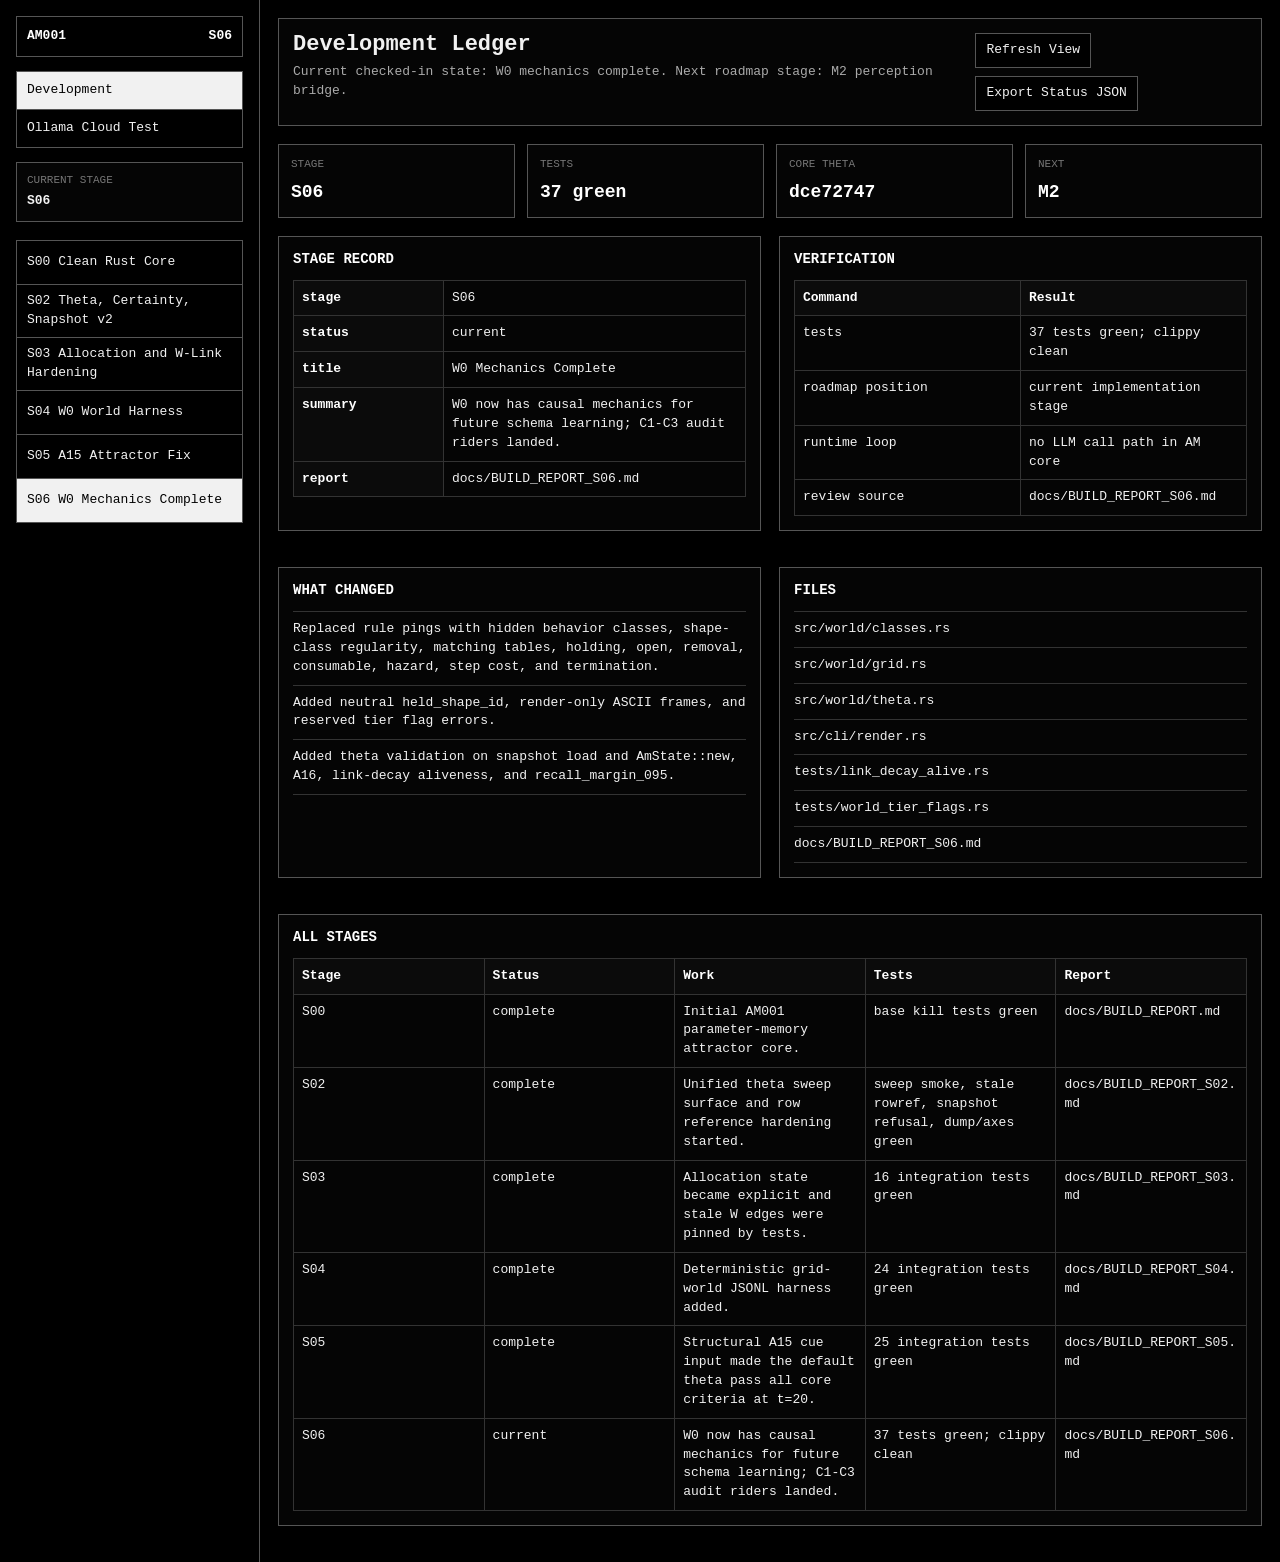
<file: dashboard/index.html>
<!doctype html>
<html lang="en">
  <head>
    <meta charset="utf-8">
    <meta name="viewport" content="width=device-width, initial-scale=1">
    <title>AM001 Development Ledger</title>
    <link rel="stylesheet" href="styles.css">
  </head>
  <body>
    <main class="shell">
      <aside class="rail" aria-label="Development stages">
        <div class="mark">
          <span>AM001</span>
          <span id="build-id">LOCAL</span>
        </div>
        <nav class="page-nav" aria-label="Pages">
          <a aria-current="page" href="/">Development</a>
          <a href="/test.html">Ollama Cloud Test</a>
        </nav>
        <div class="status-block">
          <span class="label">current stage</span>
          <strong id="current-stage">loading</strong>
        </div>
        <nav id="stage-nav" class="stage-nav" aria-label="Development stage list"></nav>
      </aside>

      <section class="workspace">
        <header class="topline">
          <div>
            <h1>Development Ledger</h1>
            <p id="roadmap-line">Roadmap state.</p>
          </div>
          <div class="top-actions">
            <button id="refresh-view" type="button">Refresh View</button>
            <button id="export-status" type="button">Export Status JSON</button>
          </div>
        </header>

        <section class="figures" aria-label="Current figures">
          <div class="figure">
            <span>stage</span>
            <strong id="figure-stage">S06</strong>
          </div>
          <div class="figure">
            <span>tests</span>
            <strong>37 green</strong>
          </div>
          <div class="figure">
            <span>core theta</span>
            <strong>dce72747</strong>
          </div>
          <div class="figure">
            <span>next</span>
            <strong>M2</strong>
          </div>
        </section>

        <section class="grid two">
          <article class="panel">
            <h2>Stage Record</h2>
            <dl id="stage-detail" class="kv"></dl>
          </article>

          <article class="panel">
            <h2>Verification</h2>
            <table>
              <thead>
                <tr>
                  <th>Command</th>
                  <th>Result</th>
                </tr>
              </thead>
              <tbody id="verification-table"></tbody>
            </table>
          </article>
        </section>

        <section class="grid two">
          <article class="panel">
            <h2>What Changed</h2>
            <ul id="change-list" class="plain-list"></ul>
          </article>

          <article class="panel">
            <h2>Files</h2>
            <ul id="file-list" class="file-list"></ul>
          </article>
        </section>

        <section class="panel">
          <h2>All Stages</h2>
          <table>
            <thead>
              <tr>
                <th>Stage</th>
                <th>Status</th>
                <th>Work</th>
                <th>Tests</th>
                <th>Report</th>
              </tr>
            </thead>
            <tbody id="stage-table"></tbody>
          </table>
        </section>
      </section>
    </main>

    <script src="app.js"></script>
  </body>
</html>
</file>
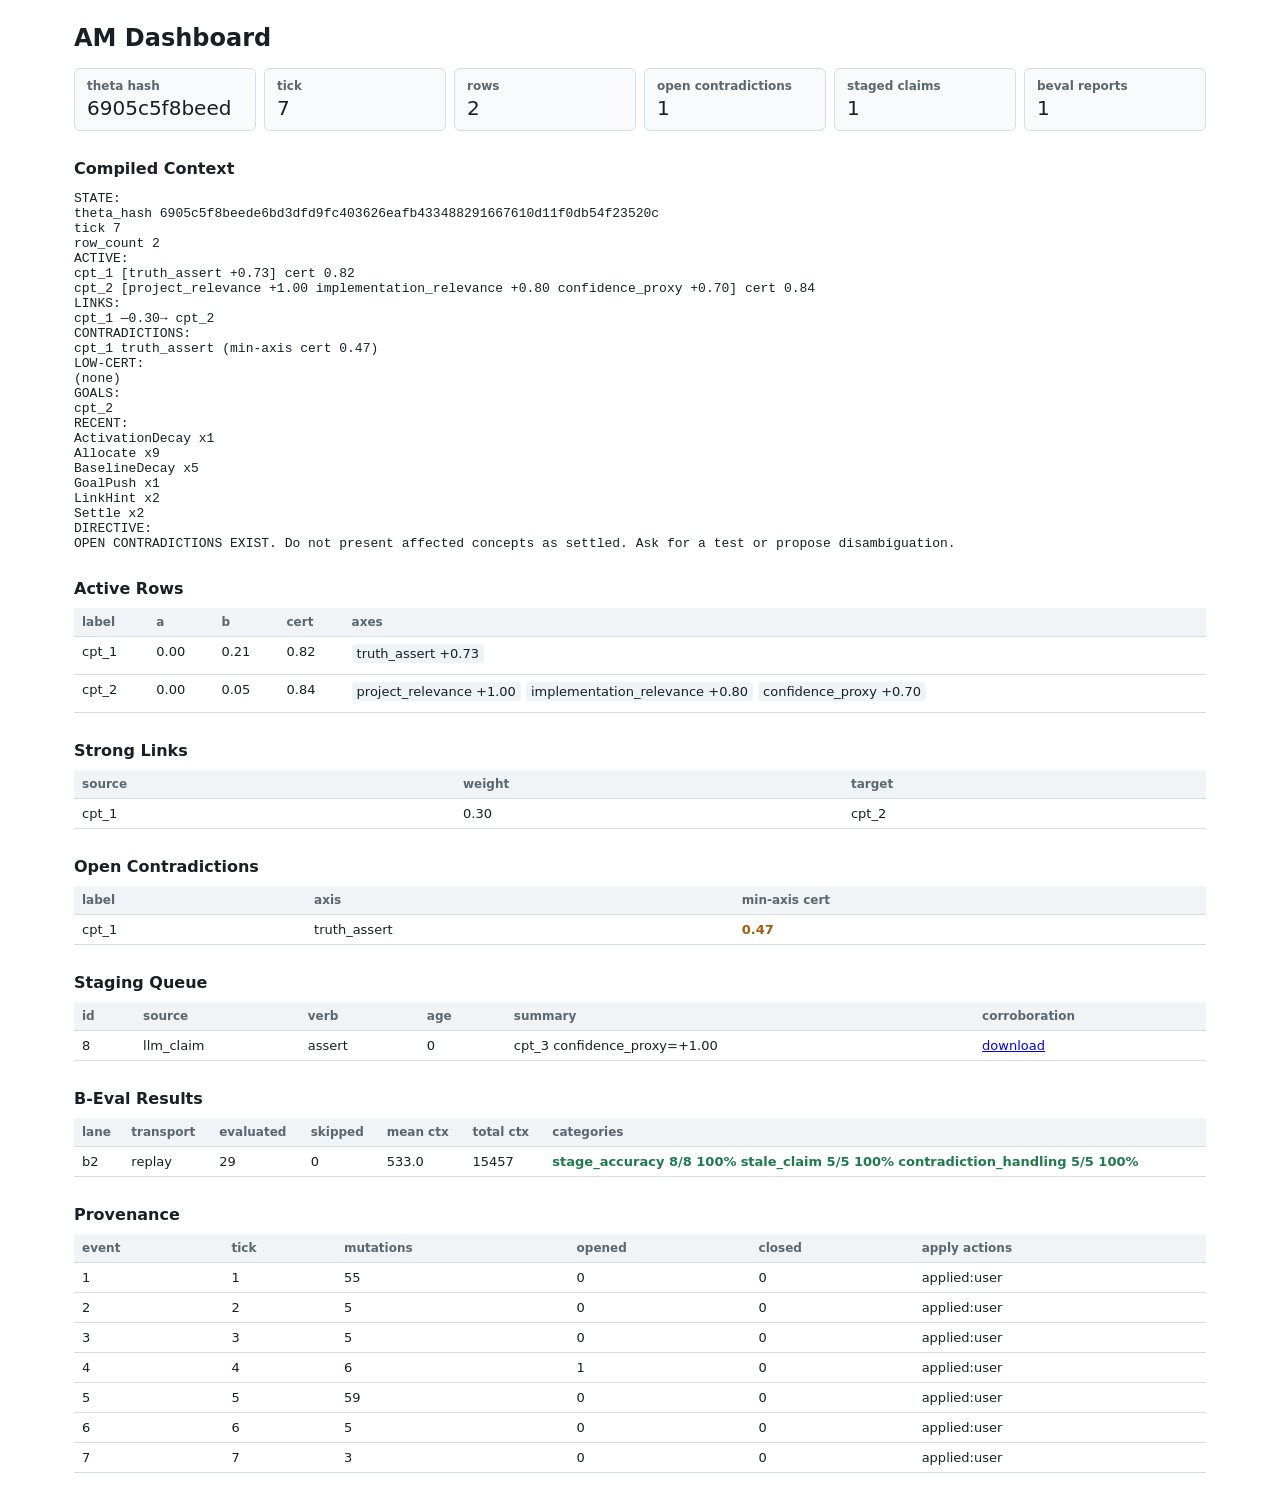
<file: tests/golden/b05_dashboard.html>
<!doctype html>
<html lang="en">
<head>
<meta charset="utf-8">
<meta name="viewport" content="width=device-width, initial-scale=1">
<title>AM Dashboard</title>
<style>
:root { color-scheme: light; --ink:#182026; --muted:#5a6670; --line:#d7dde2; --panel:#f8fafb; --good:#1f7a4d; --warn:#a45d12; --bad:#a12626; }
* { box-sizing: border-box; }
body { margin:0; font-family: ui-sans-serif, system-ui, -apple-system, BlinkMacSystemFont, "Segoe UI", sans-serif; color:var(--ink); background:#ffffff; }
main { max-width: 1180px; margin: 0 auto; padding: 24px; }
h1 { font-size: 24px; margin: 0 0 16px; letter-spacing: 0; }
h2 { font-size: 16px; margin: 28px 0 10px; letter-spacing: 0; }
.summary { display:grid; grid-template-columns: repeat(auto-fit, minmax(150px,1fr)); gap:8px; }
.metric { border:1px solid var(--line); border-radius:6px; padding:10px 12px; background:var(--panel); }
.metric b { display:block; font-size:12px; color:var(--muted); font-weight:600; }
.metric span { display:block; font-size:20px; margin-top:3px; }
table { width:100%; border-collapse: collapse; font-size:13px; }
th, td { border-bottom:1px solid var(--line); padding:7px 8px; text-align:left; vertical-align:top; }
th { color:var(--muted); font-size:12px; font-weight:700; background:#f1f4f6; }
.axis { display:inline-block; margin:0 5px 4px 0; padding:2px 5px; border-radius:4px; background:#eef3f6; }
.empty { color:var(--muted); font-style:italic; }
.good { color:var(--good); font-weight:700; }
.warn { color:var(--warn); font-weight:700; }
.bad { color:var(--bad); font-weight:700; }
</style>
</head>
<body>
<main>
<h1>AM Dashboard</h1>
<section class="summary" id="summary"></section>
<h2>Compiled Context</h2>
<pre id="compiled-context"></pre>
<h2>Active Rows</h2>
<div id="active"></div>
<h2>Strong Links</h2>
<div id="links"></div>
<h2>Open Contradictions</h2>
<div id="contradictions"></div>
<h2>Staging Queue</h2>
<div id="staging"></div>
<h2>B-Eval Results</h2>
<div id="beval"></div>
<h2>Provenance</h2>
<div id="provenance"></div>
</main>
<script id="am-data" type="application/json">{
  "schema": "AM-DASHBOARD-1",
  "compiled_context": "STATE:\ntheta_hash 6905c5f8beede6bd3dfd9fc403626eafb433488291667610d11f0db54f23520c\ntick 7\nrow_count 2\nACTIVE:\ncpt_1 [truth_assert +0.73] cert 0.82\ncpt_2 [project_relevance +1.00 implementation_relevance +0.80 confidence_proxy +0.70] cert 0.84\nLINKS:\ncpt_1 —0.30→ cpt_2\nCONTRADICTIONS:\ncpt_1 truth_assert (min-axis cert 0.47)\nLOW-CERT:\n(none)\nGOALS:\ncpt_2\nRECENT:\nActivationDecay x1\nAllocate x9\nBaselineDecay x5\nGoalPush x1\nLinkHint x2\nSettle x2\nDIRECTIVE:\nOPEN CONTRADICTIONS EXIST. Do not present affected concepts as settled. Ask for a test or propose disambiguation.\n",
  "snapshot": {
    "theta_hash": "6905c5f8beede6bd3dfd9fc403626eafb433488291667610d11f0db54f23520c",
    "tick": 7,
    "row_count": 2,
    "active_rows": [
      {
        "label": "cpt_1",
        "activation": 0.0,
        "baseline": 0.21228702,
        "certainty": 0.820119,
        "axes": [
          {
            "name": "truth_assert",
            "value": 0.73443204
          }
        ]
      },
      {
        "label": "cpt_2",
        "activation": 0.0,
        "baseline": 0.05364891,
        "certainty": 0.8350732,
        "axes": [
          {
            "name": "project_relevance",
            "value": 1.0
          },
          {
            "name": "implementation_relevance",
            "value": 0.8
          },
          {
            "name": "confidence_proxy",
            "value": 0.7
          }
        ]
      }
    ],
    "links": [
      {
        "source": "cpt_1",
        "target": "cpt_2",
        "weight": 0.3
      }
    ],
    "contradictions": [
      {
        "label": "cpt_1",
        "axis": "truth_assert",
        "min_axis_cert": 0.46990386
      }
    ],
    "goals": [
      "cpt_2"
    ]
  },
  "staging": {
    "applied_event_count": 7,
    "entries": [
      {
        "id": 8,
        "source": "llm_claim",
        "verb": "assert",
        "summary": "cpt_3 confidence_proxy=+1.00",
        "age": 0,
        "corroboration_template": "{\"grammar\":\"EG-1\"}\n{\"args\":{\"axes\":[{\"axis\":\"confidence_proxy\",\"value\":1.0}],\"concept\":\"cpt_3\"},\"id\":9,\"session_id\":\"dash\",\"source\":\"test_verified\",\"verb\":\"assert\"}\n"
      }
    ]
  },
  "beval": [
    {
      "path": "tests/golden/b05_beval.json",
      "lane": "b2",
      "transport": "replay",
      "evaluated": 29,
      "skipped": 0,
      "mean_context_tokens": 533.0,
      "total_context_tokens": 15457,
      "categories": [
        {
          "category": "stage_accuracy",
          "matched": 8,
          "total": 8,
          "accuracy": 1.0
        },
        {
          "category": "stale_claim",
          "matched": 5,
          "total": 5,
          "accuracy": 1.0
        },
        {
          "category": "contradiction_handling",
          "matched": 5,
          "total": 5,
          "accuracy": 1.0
        }
      ]
    }
  ],
  "provenance": [
    {
      "event_id": 1,
      "tick": 1,
      "mutations": 55,
      "opened": 0,
      "closed": 0,
      "actions": [
        "applied:user"
      ]
    },
    {
      "event_id": 2,
      "tick": 2,
      "mutations": 5,
      "opened": 0,
      "closed": 0,
      "actions": [
        "applied:user"
      ]
    },
    {
      "event_id": 3,
      "tick": 3,
      "mutations": 5,
      "opened": 0,
      "closed": 0,
      "actions": [
        "applied:user"
      ]
    },
    {
      "event_id": 4,
      "tick": 4,
      "mutations": 6,
      "opened": 1,
      "closed": 0,
      "actions": [
        "applied:user"
      ]
    },
    {
      "event_id": 5,
      "tick": 5,
      "mutations": 59,
      "opened": 0,
      "closed": 0,
      "actions": [
        "applied:user"
      ]
    },
    {
      "event_id": 6,
      "tick": 6,
      "mutations": 5,
      "opened": 0,
      "closed": 0,
      "actions": [
        "applied:user"
      ]
    },
    {
      "event_id": 7,
      "tick": 7,
      "mutations": 3,
      "opened": 0,
      "closed": 0,
      "actions": [
        "applied:user"
      ]
    }
  ]
}</script>
<script>
const data = JSON.parse(document.getElementById('am-data').textContent);
const esc = value => String(value).replace(/[&<>"]/g, ch => ({'&':'&amp;','<':'&lt;','>':'&gt;','"':'&quot;'}[ch]));
const metric = (name, value) => `<div class="metric"><b>${esc(name)}</b><span>${esc(value)}</span></div>`;
const templateHref = value => `data:text/plain;charset=utf-8,${encodeURIComponent(value)}`;
document.getElementById('summary').innerHTML = [
  metric('theta hash', data.snapshot.theta_hash.slice(0, 12)),
  metric('tick', data.snapshot.tick),
  metric('rows', data.snapshot.row_count),
  metric('open contradictions', data.snapshot.contradictions.length),
  metric('staged claims', data.staging.entries.length),
  metric('beval reports', data.beval.length)
].join('');
function table(headers, rows, empty) {
  if (!rows.length) return `<p class="empty">${esc(empty)}</p>`;
  return `<table><thead><tr>${headers.map(h => `<th>${esc(h)}</th>`).join('')}</tr></thead><tbody>${rows.join('')}</tbody></table>`;
}
document.getElementById('compiled-context').textContent = data.compiled_context;
document.getElementById('active').innerHTML = table(['label','a','b','cert','axes'], data.snapshot.active_rows.map(row =>
  `<tr><td>${esc(row.label)}</td><td>${row.activation.toFixed(2)}</td><td>${row.baseline.toFixed(2)}</td><td>${row.certainty.toFixed(2)}</td><td>${row.axes.map(axis => `<span class="axis">${esc(axis.name)} ${axis.value >= 0 ? '+' : ''}${axis.value.toFixed(2)}</span>`).join('')}</td></tr>`
), 'no allocated rows');
document.getElementById('links').innerHTML = table(['source','weight','target'], data.snapshot.links.map(link =>
  `<tr><td>${esc(link.source)}</td><td>${link.weight.toFixed(2)}</td><td>${esc(link.target)}</td></tr>`
), 'no links');
document.getElementById('contradictions').innerHTML = table(['label','axis','min-axis cert'], data.snapshot.contradictions.map(item =>
  `<tr><td>${esc(item.label)}</td><td>${esc(item.axis)}</td><td class="warn">${item.min_axis_cert.toFixed(2)}</td></tr>`
), 'no open contradictions');
document.getElementById('staging').innerHTML = table(['id','source','verb','age','summary','corroboration'], data.staging.entries.map(entry =>
  `<tr><td>${entry.id}</td><td>${esc(entry.source)}</td><td>${esc(entry.verb)}</td><td>${entry.age}</td><td>${esc(entry.summary)}</td><td><a download="corroborate_${entry.id}.eg1" href="${templateHref(entry.corroboration_template)}">download</a></td></tr>`
), 'no staged claims');
document.getElementById('beval').innerHTML = table(['lane','transport','evaluated','skipped','mean ctx','total ctx','categories'], data.beval.map(report =>
  `<tr><td>${esc(report.lane)}</td><td>${esc(report.transport)}</td><td>${report.evaluated}</td><td>${report.skipped}</td><td>${report.mean_context_tokens.toFixed(1)}</td><td>${report.total_context_tokens}</td><td>${report.categories.map(cat => `<span class="${cat.accuracy === 1 ? 'good' : cat.accuracy === 0 ? 'bad' : 'warn'}">${esc(cat.category)} ${cat.matched}/${cat.total} ${(cat.accuracy * 100).toFixed(0)}%</span>`).join(' ')}</td></tr>`
), 'no beval results supplied');
document.getElementById('provenance').innerHTML = table(['event','tick','mutations','opened','closed','apply actions'], data.provenance.map(row =>
  `<tr><td>${row.event_id}</td><td>${row.tick}</td><td>${row.mutations}</td><td>${row.opened}</td><td>${row.closed}</td><td>${row.actions.map(esc).join(', ') || '<span class="empty">none</span>'}</td></tr>`
), 'no trace events supplied');
</script>
</body>
</html>
</file>
<file: dashboard/styles.css>
:root {
  --bg: #000;
  --panel: #050505;
  --panel-2: #0b0b0b;
  --line: #555;
  --line-2: #333;
  --text: #f1f1f1;
  --muted: #aaa;
  --dim: #777;
  --white: #fff;
  --black: #000;
  --font: ui-monospace, "SFMono-Regular", Menlo, Consolas, "Liberation Mono", monospace;
}

* {
  box-sizing: border-box;
}

html,
body {
  margin: 0;
  min-height: 100%;
  background: var(--bg);
  color: var(--text);
  font-family: var(--font);
  letter-spacing: 0;
}

body {
  font-size: 13px;
  line-height: 1.45;
}

button,
input,
select,
textarea {
  font: inherit;
}

button,
a {
  color: var(--text);
}

button {
  min-height: 34px;
  padding: 7px 10px;
  border: 1px solid var(--line);
  border-radius: 0;
  background: var(--black);
  cursor: pointer;
}

button:hover,
button:focus {
  background: var(--black);
  color: var(--text);
  outline: 1px solid var(--white);
  outline-offset: -1px;
}

input,
select,
textarea {
  width: 100%;
  border: 1px solid var(--line);
  border-radius: 0;
  background: var(--black);
  color: var(--text);
  padding: 8px;
}

textarea {
  min-height: 128px;
  resize: vertical;
}

table {
  width: 100%;
  border-collapse: collapse;
  table-layout: fixed;
}

th,
td {
  border: 1px solid var(--line-2);
  padding: 8px;
  text-align: left;
  vertical-align: top;
  word-break: break-word;
}

th {
  background: var(--panel-2);
  color: var(--white);
  font-weight: 700;
}

pre {
  margin: 0;
  min-height: 260px;
  max-height: 480px;
  overflow: auto;
  border: 1px solid var(--line);
  background: var(--black);
  color: var(--text);
  padding: 10px;
  white-space: pre-wrap;
}

h1,
h2,
h3,
p {
  margin: 0;
}

h1 {
  font-size: 22px;
  line-height: 1.1;
  font-weight: 700;
}

h2 {
  font-size: 14px;
  line-height: 1.2;
  margin-bottom: 12px;
  text-transform: uppercase;
  color: var(--white);
}

.shell {
  display: grid;
  grid-template-columns: 260px minmax(0, 1fr);
  min-height: 100vh;
}

.rail {
  min-height: 100vh;
  padding: 16px;
  border-right: 1px solid var(--line);
  background: var(--black);
}

.mark {
  display: flex;
  justify-content: space-between;
  border: 1px solid var(--line);
  padding: 10px;
  font-weight: 700;
  color: var(--white);
}

.page-nav {
  display: grid;
  margin-top: 14px;
  border-top: 1px solid var(--line);
}

.page-nav a {
  border-left: 1px solid var(--line);
  border-right: 1px solid var(--line);
  border-bottom: 1px solid var(--line);
  padding: 9px 10px;
  text-decoration: none;
}

.page-nav a[aria-current="page"] {
  background: var(--text);
  color: var(--black);
}

.status-block {
  margin-top: 14px;
  padding: 10px;
  border: 1px solid var(--line);
  background: var(--panel);
}

.label {
  display: block;
  color: var(--dim);
  text-transform: uppercase;
  font-size: 11px;
  margin-bottom: 4px;
}

.stage-nav {
  display: grid;
  margin-top: 18px;
  border-top: 1px solid var(--line);
}

.stage-nav button {
  border-top: 0;
  text-align: left;
  min-height: 44px;
}

.stage-nav button[aria-current="true"] {
  background: var(--text);
  color: var(--black);
}

.workspace {
  min-width: 0;
  padding: 18px;
}

.topline {
  display: flex;
  justify-content: space-between;
  align-items: flex-start;
  gap: 16px;
  border: 1px solid var(--line);
  background: var(--panel);
  padding: 14px;
  margin-bottom: 18px;
}

.topline p {
  color: var(--muted);
  margin-top: 6px;
}

.top-actions,
.button-row {
  display: flex;
  flex-wrap: wrap;
  gap: 8px;
}

.figures {
  display: grid;
  grid-template-columns: repeat(4, minmax(0, 1fr));
  gap: 12px;
  margin-bottom: 18px;
}

.figure {
  border: 1px solid var(--line);
  background: var(--panel);
  padding: 12px;
}

.figure span {
  display: block;
  color: var(--dim);
  text-transform: uppercase;
  font-size: 11px;
}

.figure strong {
  display: block;
  margin-top: 6px;
  font-size: 18px;
  color: var(--white);
}

.grid,
.output-grid {
  display: grid;
  gap: 18px;
  margin-bottom: 18px;
}

.grid.two,
.output-grid {
  grid-template-columns: repeat(2, minmax(0, 1fr));
}

.panel {
  border: 1px solid var(--line);
  background: var(--panel);
  padding: 14px;
  margin-bottom: 18px;
}

.kv {
  display: grid;
  grid-template-columns: 150px minmax(0, 1fr);
  gap: 0;
  margin: 0;
  border-top: 1px solid var(--line-2);
  border-left: 1px solid var(--line-2);
}

.kv dt,
.kv dd {
  margin: 0;
  border-right: 1px solid var(--line-2);
  border-bottom: 1px solid var(--line-2);
  padding: 8px;
}

.kv dt {
  background: var(--panel-2);
  color: var(--white);
  font-weight: 700;
}

.plain-list,
.file-list {
  list-style: none;
  margin: 0;
  padding: 0;
  border-top: 1px solid var(--line-2);
}

.plain-list li,
.file-list li {
  border-bottom: 1px solid var(--line-2);
  padding: 8px 0;
}

.file-list li {
  word-break: break-all;
}

.state {
  border: 1px solid var(--line);
  padding: 5px 8px;
  background: var(--black);
  color: var(--text);
  white-space: nowrap;
}

.state.good {
  background: var(--text);
  color: var(--black);
}

.state.bad {
  background: var(--panel-2);
  color: var(--white);
}

.form-grid {
  display: grid;
  grid-template-columns: repeat(4, minmax(0, 1fr));
  gap: 12px;
  margin-bottom: 12px;
}

label {
  display: grid;
  gap: 6px;
  color: var(--white);
}

.prompt-box {
  margin-bottom: 12px;
}

@media (max-width: 980px) {
  .shell {
    grid-template-columns: 1fr;
  }

  .rail {
    min-height: 0;
    border-right: 0;
    border-bottom: 1px solid var(--line);
  }

  .stage-nav,
  .page-nav {
    grid-template-columns: repeat(2, minmax(0, 1fr));
  }

  .grid.two,
  .output-grid,
  .form-grid,
  .figures {
    grid-template-columns: 1fr;
  }

  .topline {
    display: grid;
  }
}
</file>
